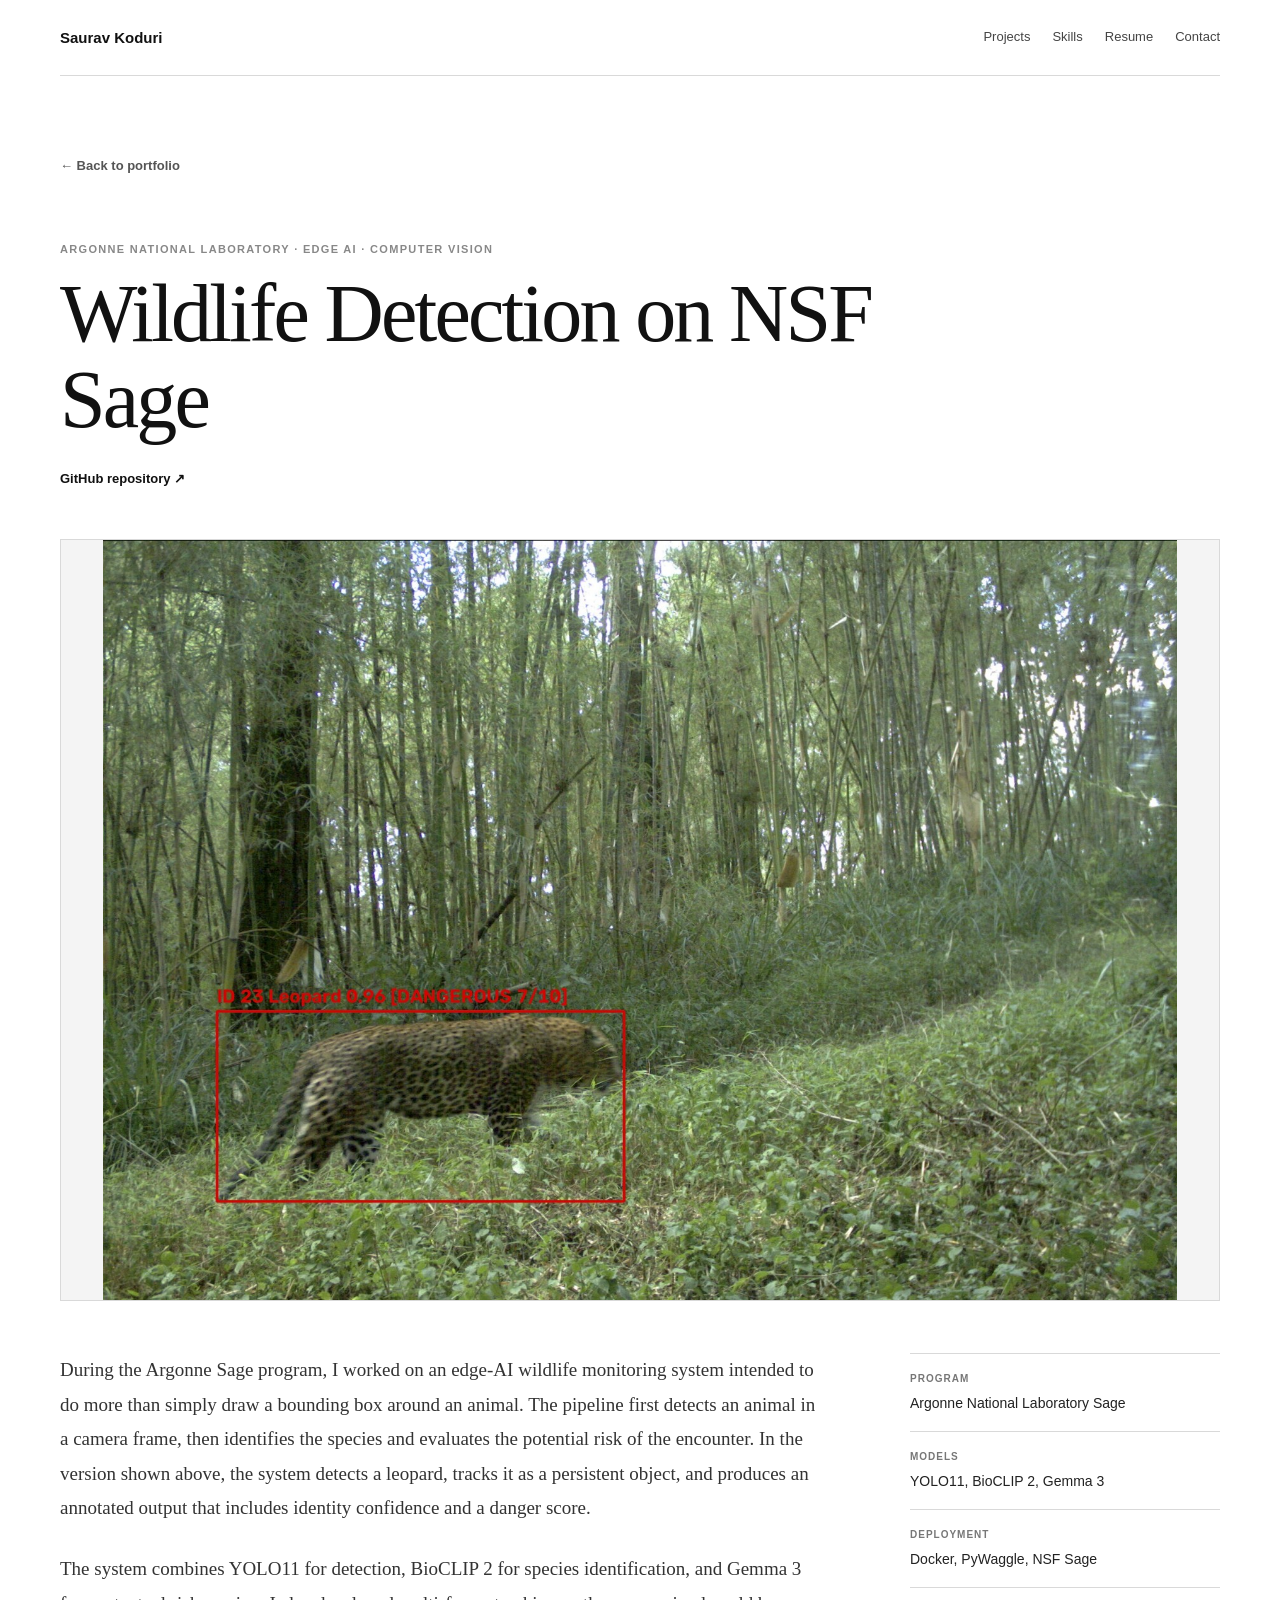
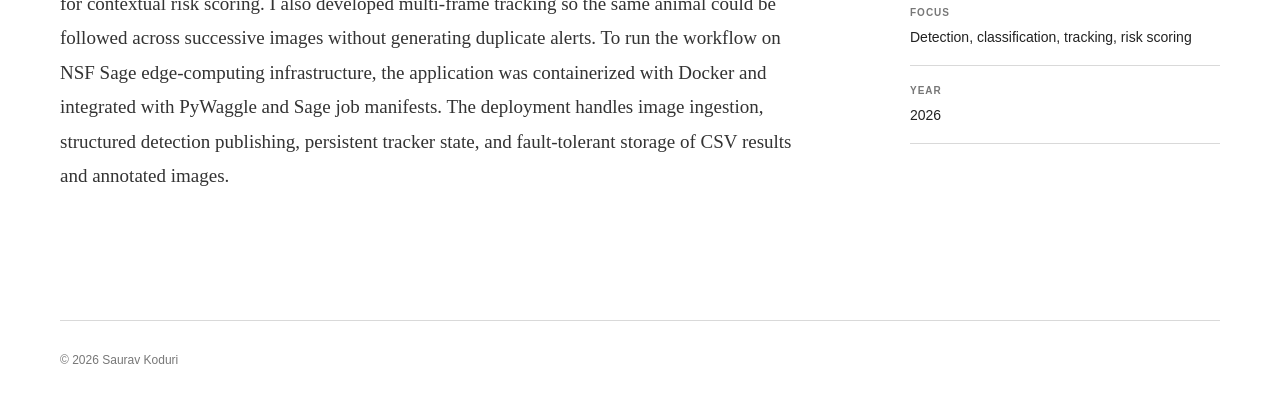
<file: argonne.html>
<!doctype html>
<html lang="en">
<head>
  <meta charset="utf-8">
  <meta name="viewport" content="width=device-width, initial-scale=1">
  <title>Wildlife Detection on NSF Sage | Saurav Koduri</title>
  <link rel="stylesheet" href="styles.css">
</head>
<body>

<header class="site-header">
  <a class="site-name" href="index.html">Saurav Koduri</a>
  <nav aria-label="Primary navigation">
    <a href="index.html#projects">Projects</a>
    <a href="index.html#skills">Skills</a>
    <a href="resume.pdf" target="_blank" rel="noopener">Resume</a>
    <a href="index.html#contact">Contact</a>
  </nav>
</header>

<main>
  <article class="detail-page">
    <a class="back-link" href="index.html#projects">← Back to portfolio</a>
    <p class="project-kicker">Argonne National Laboratory · Edge AI · Computer Vision</p>
    <h1>Wildlife Detection on NSF Sage</h1>
    <div class="detail-actions"><a class="project-action" href="https://github.com/avasyuuu/sage-summer-camp-2026" target="_blank" rel="noopener">GitHub repository ↗</a></div>

    <div class="detail-hero">
      <img src="argonne-wildlife.jpg" alt="Leopard detected and scored by the wildlife detection pipeline">
    </div>

    <div class="detail-layout">
      <div class="detail-copy">
        <p>During the Argonne Sage program, I worked on an edge-AI wildlife monitoring system intended to do more than simply draw a bounding box around an animal. The pipeline first detects an animal in a camera frame, then identifies the species and evaluates the potential risk of the encounter. In the version shown above, the system detects a leopard, tracks it as a persistent object, and produces an annotated output that includes identity confidence and a danger score.</p>
<p>The system combines YOLO11 for detection, BioCLIP 2 for species identification, and Gemma 3 for contextual risk scoring. I also developed multi-frame tracking so the same animal could be followed across successive images without generating duplicate alerts. To run the workflow on NSF Sage edge-computing infrastructure, the application was containerized with Docker and integrated with PyWaggle and Sage job manifests. The deployment handles image ingestion, structured detection publishing, persistent tracker state, and fault-tolerant storage of CSV results and annotated images.</p>
      </div>
      <dl class="project-facts">
        <div><dt>Program</dt><dd>Argonne National Laboratory Sage</dd></div>
<div><dt>Models</dt><dd>YOLO11, BioCLIP 2, Gemma 3</dd></div>
<div><dt>Deployment</dt><dd>Docker, PyWaggle, NSF Sage</dd></div>
<div><dt>Focus</dt><dd>Detection, classification, tracking, risk scoring</dd></div>
<div><dt>Year</dt><dd>2026</dd></div>
      </dl>
    </div>
  </article>
</main>
<footer><span>© <span id="year"></span> Saurav Koduri</span></footer>
<script src="script.js"></script>
</body>
</html>
</file>
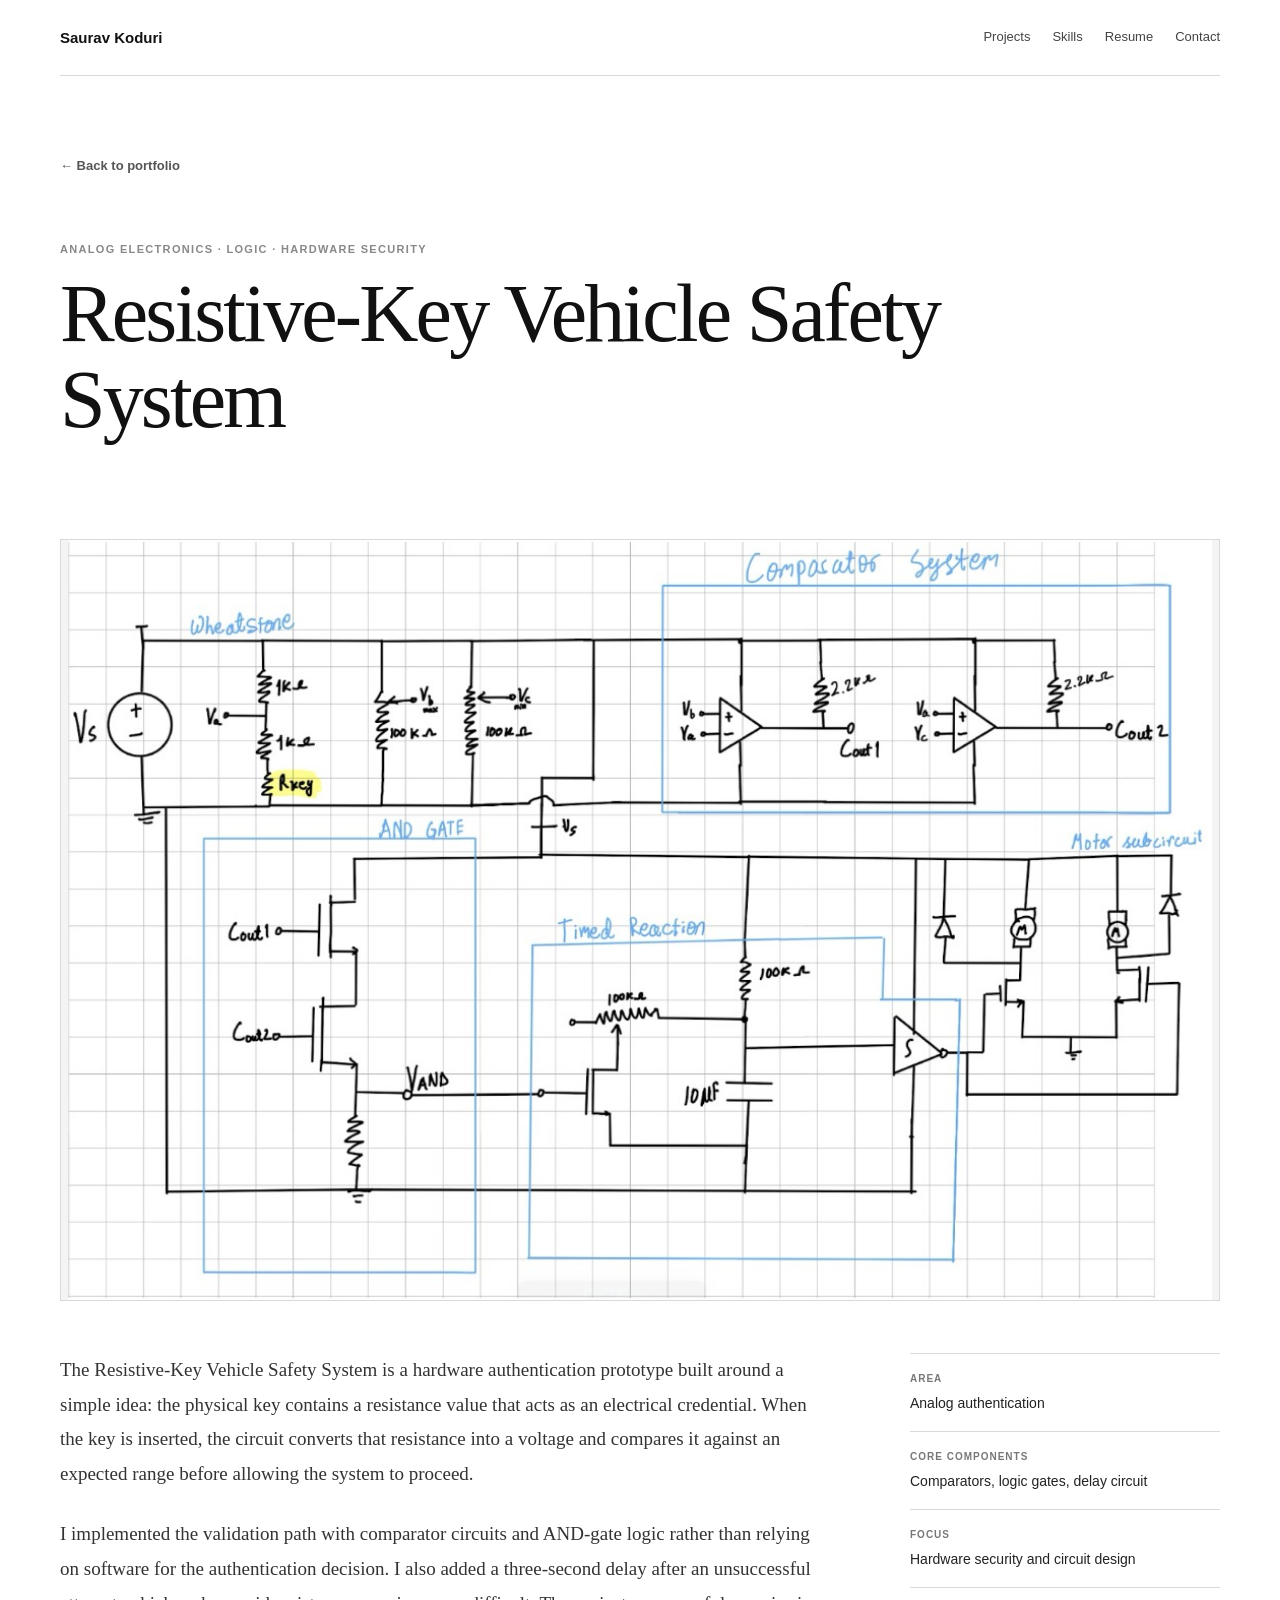
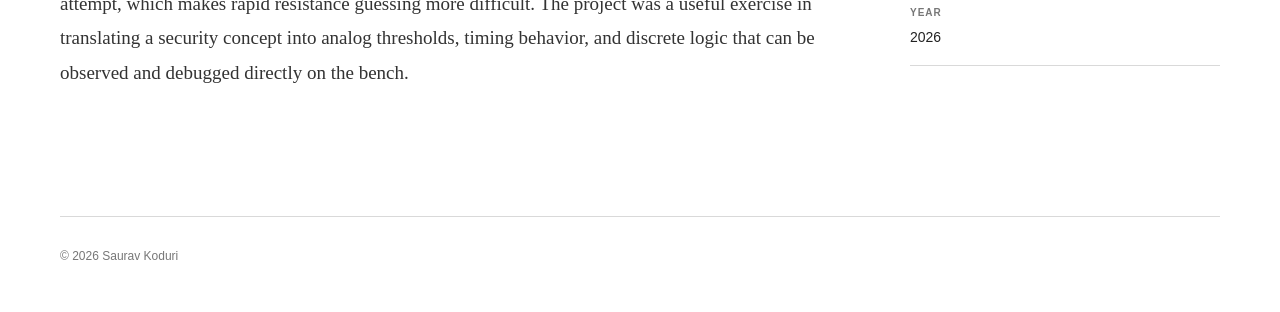
<file: resistive-key.html>
<!doctype html>
<html lang="en">
<head>
  <meta charset="utf-8">
  <meta name="viewport" content="width=device-width, initial-scale=1">
  <title>Resistive-Key Vehicle Safety System | Saurav Koduri</title>
  <link rel="stylesheet" href="styles.css">
</head>
<body>

<header class="site-header">
  <a class="site-name" href="index.html">Saurav Koduri</a>
  <nav aria-label="Primary navigation">
    <a href="index.html#projects">Projects</a>
    <a href="index.html#skills">Skills</a>
    <a href="resume.pdf" target="_blank" rel="noopener">Resume</a>
    <a href="index.html#contact">Contact</a>
  </nav>
</header>

<main>
  <article class="detail-page">
    <a class="back-link" href="index.html#projects">← Back to portfolio</a>
    <p class="project-kicker">Analog Electronics · Logic · Hardware Security</p>
    <h1>Resistive-Key Vehicle Safety System</h1>
    <div class="detail-actions"></div>

    <div class="detail-hero">
      <img src="resistive-key-schematic.jpg" alt="Hand-drawn schematic for the resistive-key vehicle safety system">
    </div>

    <div class="detail-layout">
      <div class="detail-copy">
        <p>The Resistive-Key Vehicle Safety System is a hardware authentication prototype built around a simple idea: the physical key contains a resistance value that acts as an electrical credential. When the key is inserted, the circuit converts that resistance into a voltage and compares it against an expected range before allowing the system to proceed.</p>
<p>I implemented the validation path with comparator circuits and AND-gate logic rather than relying on software for the authentication decision. I also added a three-second delay after an unsuccessful attempt, which makes rapid resistance guessing more difficult. The project was a useful exercise in translating a security concept into analog thresholds, timing behavior, and discrete logic that can be observed and debugged directly on the bench.</p>
      </div>
      <dl class="project-facts">
        <div><dt>Area</dt><dd>Analog authentication</dd></div>
<div><dt>Core components</dt><dd>Comparators, logic gates, delay circuit</dd></div>
<div><dt>Focus</dt><dd>Hardware security and circuit design</dd></div>
<div><dt>Year</dt><dd>2026</dd></div>
      </dl>
    </div>
  </article>
</main>
<footer><span>© <span id="year"></span> Saurav Koduri</span></footer>
<script src="script.js"></script>
</body>
</html>
</file>
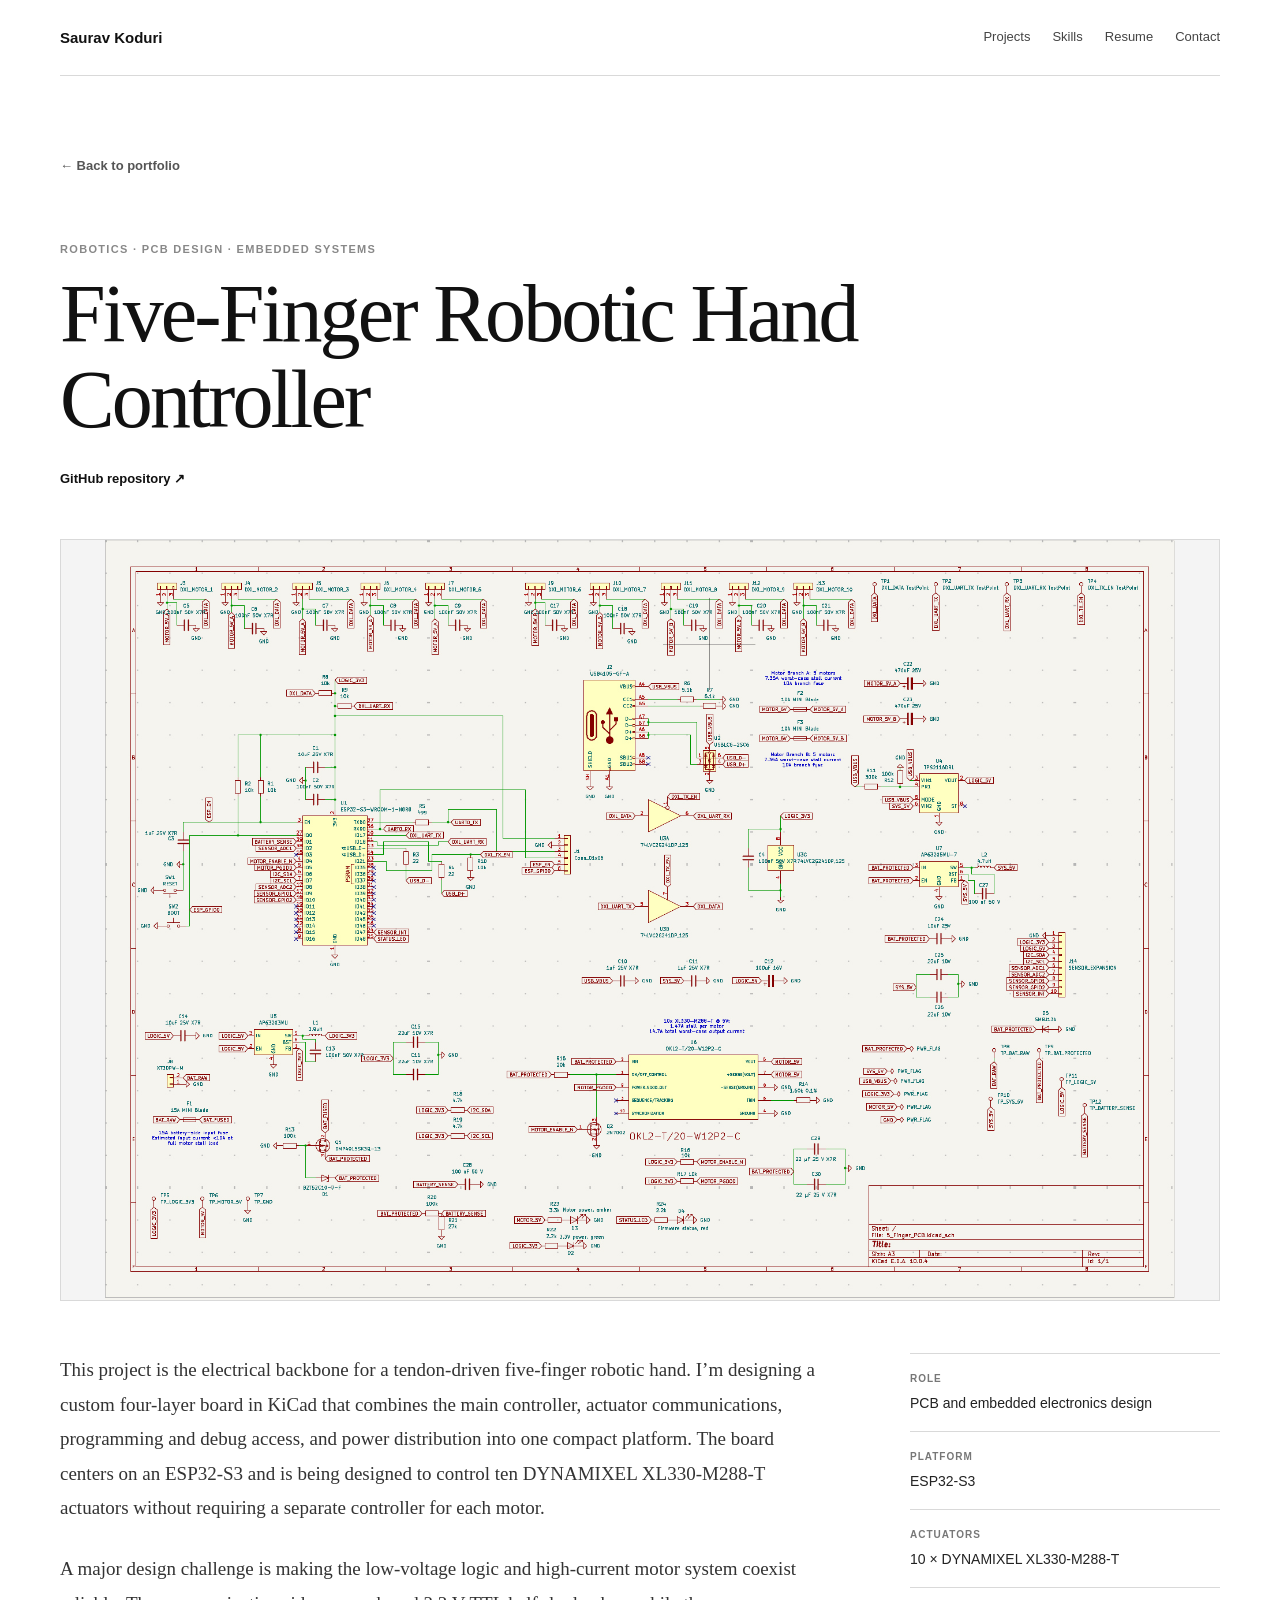
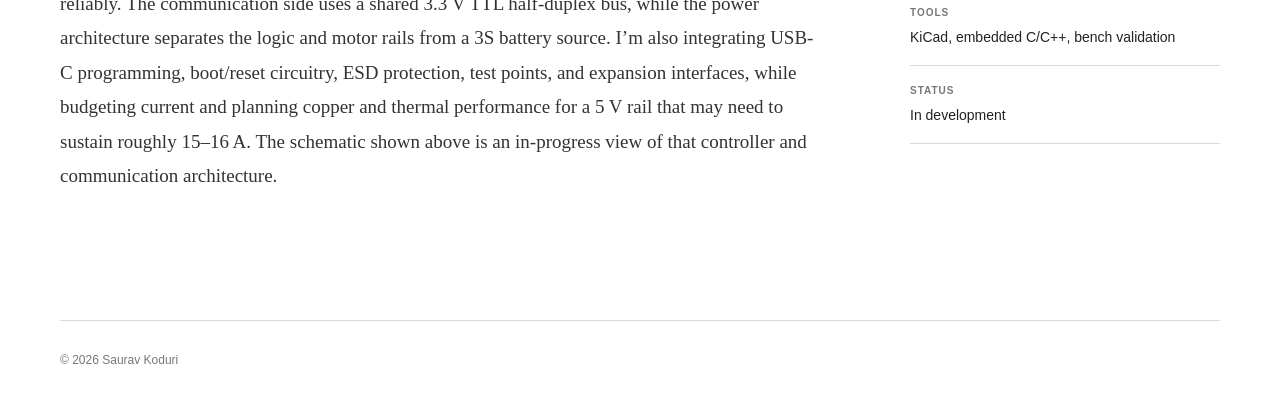
<file: sigrobotics.html>
<!doctype html>
<html lang="en">
<head>
  <meta charset="utf-8">
  <meta name="viewport" content="width=device-width, initial-scale=1">
  <title>Five-Finger Robotic Hand Controller | Saurav Koduri</title>
  <link rel="stylesheet" href="styles.css">
</head>
<body>

<header class="site-header">
  <a class="site-name" href="index.html">Saurav Koduri</a>
  <nav aria-label="Primary navigation">
    <a href="index.html#projects">Projects</a>
    <a href="index.html#skills">Skills</a>
    <a href="resume.pdf" target="_blank" rel="noopener">Resume</a>
    <a href="index.html#contact">Contact</a>
  </nav>
</header>

<main>
  <article class="detail-page">
    <a class="back-link" href="index.html#projects">← Back to portfolio</a>
    <p class="project-kicker">Robotics · PCB Design · Embedded Systems</p>
    <h1>Five-Finger Robotic Hand Controller</h1>
    <div class="detail-actions"><a class="project-action" href="https://github.com/skoduri2/SigRobotics_5_Finger_PCB" target="_blank" rel="noopener">GitHub repository ↗</a></div>

    <div class="detail-hero">
      <img src="sigrobotics-schematic.jpg" alt="KiCad schematic for the five-finger robotic hand controller">
    </div>

    <div class="detail-layout">
      <div class="detail-copy">
        <p>This project is the electrical backbone for a tendon-driven five-finger robotic hand. I’m designing a custom four-layer board in KiCad that combines the main controller, actuator communications, programming and debug access, and power distribution into one compact platform. The board centers on an ESP32-S3 and is being designed to control ten DYNAMIXEL XL330-M288-T actuators without requiring a separate controller for each motor.</p>
<p>A major design challenge is making the low-voltage logic and high-current motor system coexist reliably. The communication side uses a shared 3.3 V TTL half-duplex bus, while the power architecture separates the logic and motor rails from a 3S battery source. I’m also integrating USB-C programming, boot/reset circuitry, ESD protection, test points, and expansion interfaces, while budgeting current and planning copper and thermal performance for a 5 V rail that may need to sustain roughly 15–16 A. The schematic shown above is an in-progress view of that controller and communication architecture.</p>
      </div>
      <dl class="project-facts">
        <div><dt>Role</dt><dd>PCB and embedded electronics design</dd></div>
<div><dt>Platform</dt><dd>ESP32-S3</dd></div>
<div><dt>Actuators</dt><dd>10 × DYNAMIXEL XL330-M288-T</dd></div>
<div><dt>Tools</dt><dd>KiCad, embedded C/C++, bench validation</dd></div>
<div><dt>Status</dt><dd>In development</dd></div>
      </dl>
    </div>
  </article>
</main>
<footer><span>© <span id="year"></span> Saurav Koduri</span></footer>
<script src="script.js"></script>
</body>
</html>
</file>
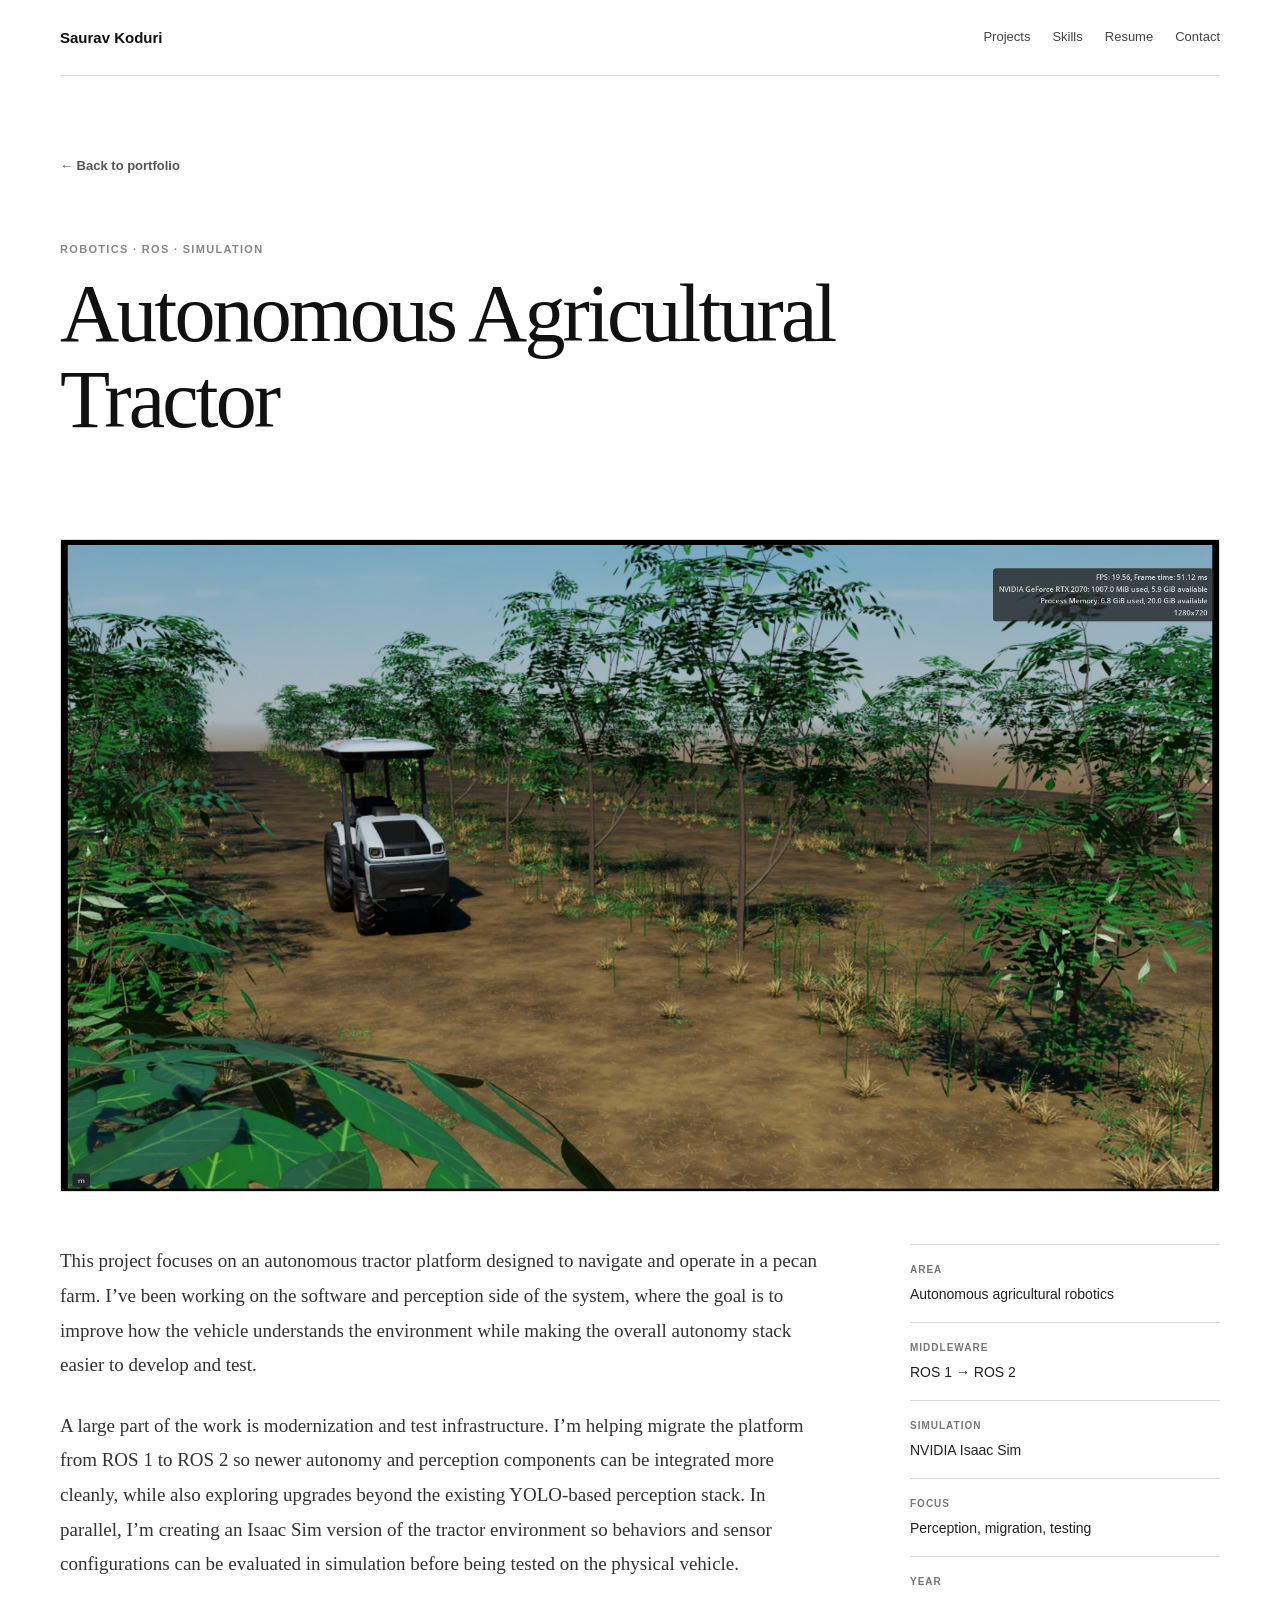
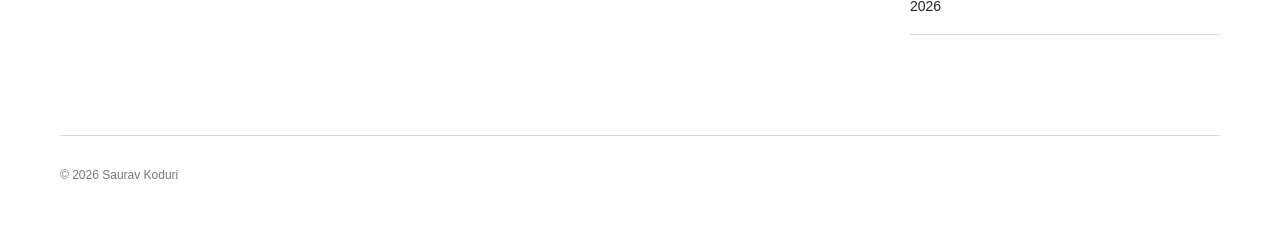
<file: tractor.html>
<!doctype html>
<html lang="en">
<head>
  <meta charset="utf-8">
  <meta name="viewport" content="width=device-width, initial-scale=1">
  <title>Autonomous Agricultural Tractor | Saurav Koduri</title>
  <link rel="stylesheet" href="styles.css">
</head>
<body>

<header class="site-header">
  <a class="site-name" href="index.html">Saurav Koduri</a>
  <nav aria-label="Primary navigation">
    <a href="index.html#projects">Projects</a>
    <a href="index.html#skills">Skills</a>
    <a href="resume.pdf" target="_blank" rel="noopener">Resume</a>
    <a href="index.html#contact">Contact</a>
  </nav>
</header>

<main>
  <article class="detail-page">
    <a class="back-link" href="index.html#projects">← Back to portfolio</a>
    <p class="project-kicker">Robotics · ROS · Simulation</p>
    <h1>Autonomous Agricultural Tractor</h1>
    <div class="detail-actions"></div>

    <div class="detail-hero">
      <img src="autonomous-tractor.png" alt="Red agricultural tractor used as a representative image for the autonomous tractor project">
    </div>

    <div class="detail-layout">
      <div class="detail-copy">
        <p>This project focuses on an autonomous tractor platform designed to navigate and operate in a pecan farm. I’ve been working on the software and perception side of the system, where the goal is to improve how the vehicle understands the environment while making the overall autonomy stack easier to develop and test.</p>
<p>A large part of the work is modernization and test infrastructure. I’m helping migrate the platform from ROS 1 to ROS 2 so newer autonomy and perception components can be integrated more cleanly, while also exploring upgrades beyond the existing YOLO-based perception stack. In parallel, I’m creating an Isaac Sim version of the tractor environment so behaviors and sensor configurations can be evaluated in simulation before being tested on the physical vehicle.</p>
      </div>
      <dl class="project-facts">
        <div><dt>Area</dt><dd>Autonomous agricultural robotics</dd></div>
<div><dt>Middleware</dt><dd>ROS 1 → ROS 2</dd></div>
<div><dt>Simulation</dt><dd>NVIDIA Isaac Sim</dd></div>
<div><dt>Focus</dt><dd>Perception, migration, testing</dd></div>
<div><dt>Year</dt><dd>2026</dd></div>
      </dl>
    </div>
  </article>
</main>
<footer><span>© <span id="year"></span> Saurav Koduri</span></footer>
<script src="script.js"></script>
</body>
</html>
</file>
<file: styles.css>
:root {
  --bg: #ffffff;
  --text: #111111;
  --muted: #606060;
  --subtle: #888888;
  --card: #f2f2f2;
  --border: #d9d9d9;
  --max: 1160px;
}

* { box-sizing: border-box; }
html { scroll-behavior: smooth; }
body {
  margin: 0;
  background: var(--bg);
  color: var(--text);
  font-family: Arial, Helvetica, sans-serif;
  line-height: 1.58;
  -webkit-font-smoothing: antialiased;
}
a { color: inherit; }

.site-header {
  width: min(calc(100% - 48px), var(--max));
  margin: 0 auto;
  min-height: 76px;
  display: flex;
  align-items: center;
  justify-content: space-between;
  gap: 30px;
  border-bottom: 1px solid var(--border);
}
.site-name {
  color: var(--text);
  text-decoration: none;
  font-weight: 700;
  font-size: 15px;
}
.site-header nav {
  display: flex;
  flex-wrap: wrap;
  justify-content: flex-end;
  gap: 22px;
}
.site-header nav a {
  color: #444;
  font-size: 13px;
  text-decoration: none;
}
.site-header nav a:hover,
.inline-link:hover,
.read-more:hover,
.back-link:hover,
.project-action:hover,
.hero-links a:hover { text-decoration: underline; }

/* Hero */
.hero-split {
  width: min(calc(100% - 48px), 1280px);
  min-height: 650px;
  margin: 24px auto 0;
  display: grid;
  grid-template-columns: 58% 42%;
  align-items: stretch;
  overflow: hidden;
}
.hero-media {
  position: relative;
  min-height: 650px;
  overflow: hidden;
  background: #f0f0f0;
}
.hero-media img {
  width: 100%;
  height: 100%;
  display: block;
  object-fit: cover;
  filter: saturate(.92) contrast(1.02);
}
.hero-media::after {
  content: "";
  position: absolute;
  inset: 0;
  pointer-events: none;
  background:
    linear-gradient(to right, transparent 0%, transparent 64%, rgba(255,255,255,.30) 79%, #fff 100%),
    linear-gradient(to bottom, rgba(255,255,255,.08), transparent 18%, transparent 82%, rgba(255,255,255,.12));
}
.hero-media-label {
  position: absolute;
  z-index: 2;
  left: 20px;
  bottom: 18px;
  padding: 8px 11px;
  background: rgba(255,255,255,.90);
  border: 1px solid rgba(0,0,0,.12);
  color: #222;
  font-size: 10px;
  font-weight: 700;
  letter-spacing: .08em;
  text-transform: uppercase;
}
.hero-copy {
  position: relative;
  z-index: 3;
  margin-left: -56px;
  padding: 110px 10px 90px 0;
  display: flex;
  flex-direction: column;
  justify-content: center;
}
.hero-eyebrow {
  margin: 0 0 24px;
  color: #555;
  font-size: 12px;
  font-weight: 700;
  letter-spacing: .13em;
  text-transform: uppercase;
}
.hero-copy h1 {
  margin: 0;
  font-family: Georgia, "Times New Roman", serif;
  font-weight: 400;
  font-size: clamp(62px, 7.2vw, 108px);
  letter-spacing: -.045em;
  line-height: .88;
}
.hero-description {
  max-width: 485px;
  margin: 34px 0 0;
  color: #454545;
  font-family: Georgia, "Times New Roman", serif;
  font-size: 18px;
  line-height: 1.72;
}
.hero-links {
  display: flex;
  flex-wrap: wrap;
  gap: 24px;
  margin-top: 30px;
}
.hero-links a {
  color: #111;
  font-size: 13px;
  font-weight: 700;
  text-decoration: none;
}

.section,
.detail-page {
  width: min(calc(100% - 48px), var(--max));
  margin: 0 auto;
}
.section {
  padding: 88px 0;
  border-bottom: 1px solid var(--border);
}
.section-title-row {
  display: flex;
  align-items: end;
  justify-content: space-between;
  gap: 40px;
  margin-bottom: 36px;
}
.section-title-row > p {
  max-width: 560px;
  margin: 0;
  color: #666;
  font-size: 14px;
}
h2 {
  margin: 0;
  font-family: Georgia, "Times New Roman", serif;
  font-size: 36px;
  font-weight: 400;
  letter-spacing: -.02em;
}

.project-list { display: grid; gap: 32px; }
.project-card {
  overflow: hidden;
  display: grid;
  grid-template-columns: minmax(320px, 44%) 1fr;
  min-height: 330px;
  background: var(--card);
  border: 1px solid #e5e5e5;
}
.project-image-link {
  display: block;
  min-height: 330px;
  background: #e8e8e8;
  overflow: hidden;
}
.project-image-link img {
  display: block;
  width: 100%;
  height: 100%;
  min-height: 330px;
  object-fit: cover;
  transition: transform .25s ease;
}
.project-card:hover .project-image-link img { transform: scale(1.012); }
.project-card-copy {
  padding: 40px 42px;
  align-self: center;
}
.project-kicker {
  margin: 0 0 13px;
  color: var(--subtle);
  font-size: 11px;
  font-weight: 700;
  text-transform: uppercase;
  letter-spacing: .12em;
}
.project-card h3 {
  margin: 0 0 16px;
  font-family: Georgia, "Times New Roman", serif;
  font-size: 31px;
  font-weight: 400;
  line-height: 1.18;
}
.project-card h3 a { text-decoration: none; }
.project-card h3 a:hover {
  text-decoration: underline;
  text-underline-offset: 4px;
}
.project-card-copy > p {
  max-width: 650px;
  margin: 0 0 21px;
  color: #404040;
  font-size: 15px;
}
.project-links {
  display: flex;
  flex-wrap: wrap;
  gap: 22px;
}
.inline-link {
  font-weight: 700;
  white-space: nowrap;
}
.read-more,
.back-link,
.project-action {
  color: var(--text);
  font-size: 13px;
  font-weight: 700;
  text-decoration: none;
}
.image-placeholder,
.detail-placeholder {
  width: 100%;
  height: 100%;
  min-height: 330px;
  display: grid;
  place-content: center;
  gap: 8px;
  padding: 30px;
  text-align: center;
  background: linear-gradient(135deg, rgba(0,0,0,.025), rgba(0,0,0,.075));
  color: #555;
  font-family: Georgia, "Times New Roman", serif;
  font-size: 24px;
}
.image-placeholder small {
  color: #888;
  font-family: Arial, Helvetica, sans-serif;
  font-size: 12px;
}
.placeholder-link { text-decoration: none; }

.skills-row {
  display: grid;
  grid-template-columns: repeat(2, 1fr);
  border-top: 1px solid var(--border);
  border-left: 1px solid var(--border);
}
.skills-row > div {
  min-height: 145px;
  padding: 26px 28px;
  border-right: 1px solid var(--border);
  border-bottom: 1px solid var(--border);
  background: #fafafa;
}
.skills-row strong {
  display: block;
  margin-bottom: 10px;
  font-size: 14px;
}
.skills-row span {
  color: #555;
  font-size: 14px;
}
.contact { border-bottom: 0; }
.contact p {
  max-width: 760px;
  color: #444;
  font-size: 17px;
}
footer {
  width: min(calc(100% - 48px), var(--max));
  margin: 0 auto;
  padding: 30px 0 46px;
  border-top: 1px solid var(--border);
  color: #777;
  font-size: 12px;
}

/* Project detail pages */
.detail-page { padding: 76px 0 100px; }
.back-link {
  display: inline-block;
  margin-bottom: 64px;
  color: #555;
}
.detail-page > h1 {
  max-width: 900px;
  margin: 0;
  font-family: Georgia, "Times New Roman", serif;
  font-size: clamp(48px, 7vw, 82px);
  font-weight: 400;
  letter-spacing: -.035em;
  line-height: 1.05;
}
.detail-actions {
  min-height: 26px;
  margin-top: 22px;
}
.project-action { display: inline-block; }
.detail-hero {
  margin-top: 48px;
  background: var(--card);
  border: 1px solid var(--border);
  overflow: hidden;
}
.detail-hero img {
  display: block;
  width: 100%;
  max-height: 760px;
  object-fit: contain;
  background: #f4f4f4;
}
.detail-hero .detail-placeholder { min-height: 560px; }
.detail-layout {
  display: grid;
  grid-template-columns: minmax(0, 1fr) 310px;
  gap: 80px;
  padding-top: 52px;
}
.detail-copy { max-width: 760px; }
.detail-copy p {
  margin: 0 0 26px;
  color: #333;
  font-family: Georgia, "Times New Roman", serif;
  font-size: 19px;
  line-height: 1.82;
}
.project-facts {
  margin: 0;
  align-self: start;
  border-top: 1px solid var(--border);
}
.project-facts > div {
  padding: 17px 0;
  border-bottom: 1px solid var(--border);
}
.project-facts dt {
  color: #777;
  font-size: 10px;
  font-weight: 700;
  letter-spacing: .1em;
  text-transform: uppercase;
}
.project-facts dd {
  margin: 5px 0 0;
  color: #222;
  font-size: 14px;
}

@media (max-width: 900px) {
  .hero-split {
    width: min(calc(100% - 32px), var(--max));
    grid-template-columns: 1fr;
    min-height: auto;
  }
  .hero-media { min-height: 460px; }
  .hero-media::after {
    background: linear-gradient(to bottom, transparent 0%, transparent 66%, rgba(255,255,255,.45) 82%, #fff 100%);
  }
  .hero-copy {
    margin: -76px 0 0;
    padding: 0 20px 70px;
  }
  .hero-copy h1 { font-size: clamp(64px, 14vw, 94px); }
  .project-card { grid-template-columns: 1fr; }
  .project-image-link,
  .project-image-link img { min-height: 260px; }
  .project-image-link img { height: 340px; }
  .detail-layout {
    grid-template-columns: 1fr;
    gap: 28px;
  }
  .project-facts { order: -1; }
}

@media (max-width: 620px) {
  .site-header,
  .section,
  .detail-page,
  footer {
    width: min(calc(100% - 28px), var(--max));
  }
  .site-header {
    display: block;
    padding: 20px 0;
  }
  .site-header nav {
    margin-top: 16px;
    justify-content: flex-start;
    gap: 13px 17px;
  }
  .hero-split { width: 100%; margin-top: 0; }
  .hero-media { min-height: 390px; }
  .hero-copy { padding-left: 22px; padding-right: 22px; }
  .section { padding: 62px 0; }
  .section-title-row { display: block; }
  .section-title-row > p { margin-top: 14px; }
  .project-card-copy { padding: 28px 25px 32px; }
  .project-card h3 { font-size: 27px; }
  .inline-link { white-space: normal; }
  .skills-row { grid-template-columns: 1fr; }
  .detail-page { padding-top: 50px; }
  .back-link { margin-bottom: 42px; }
  .detail-hero { margin-top: 36px; }
}
</file>
